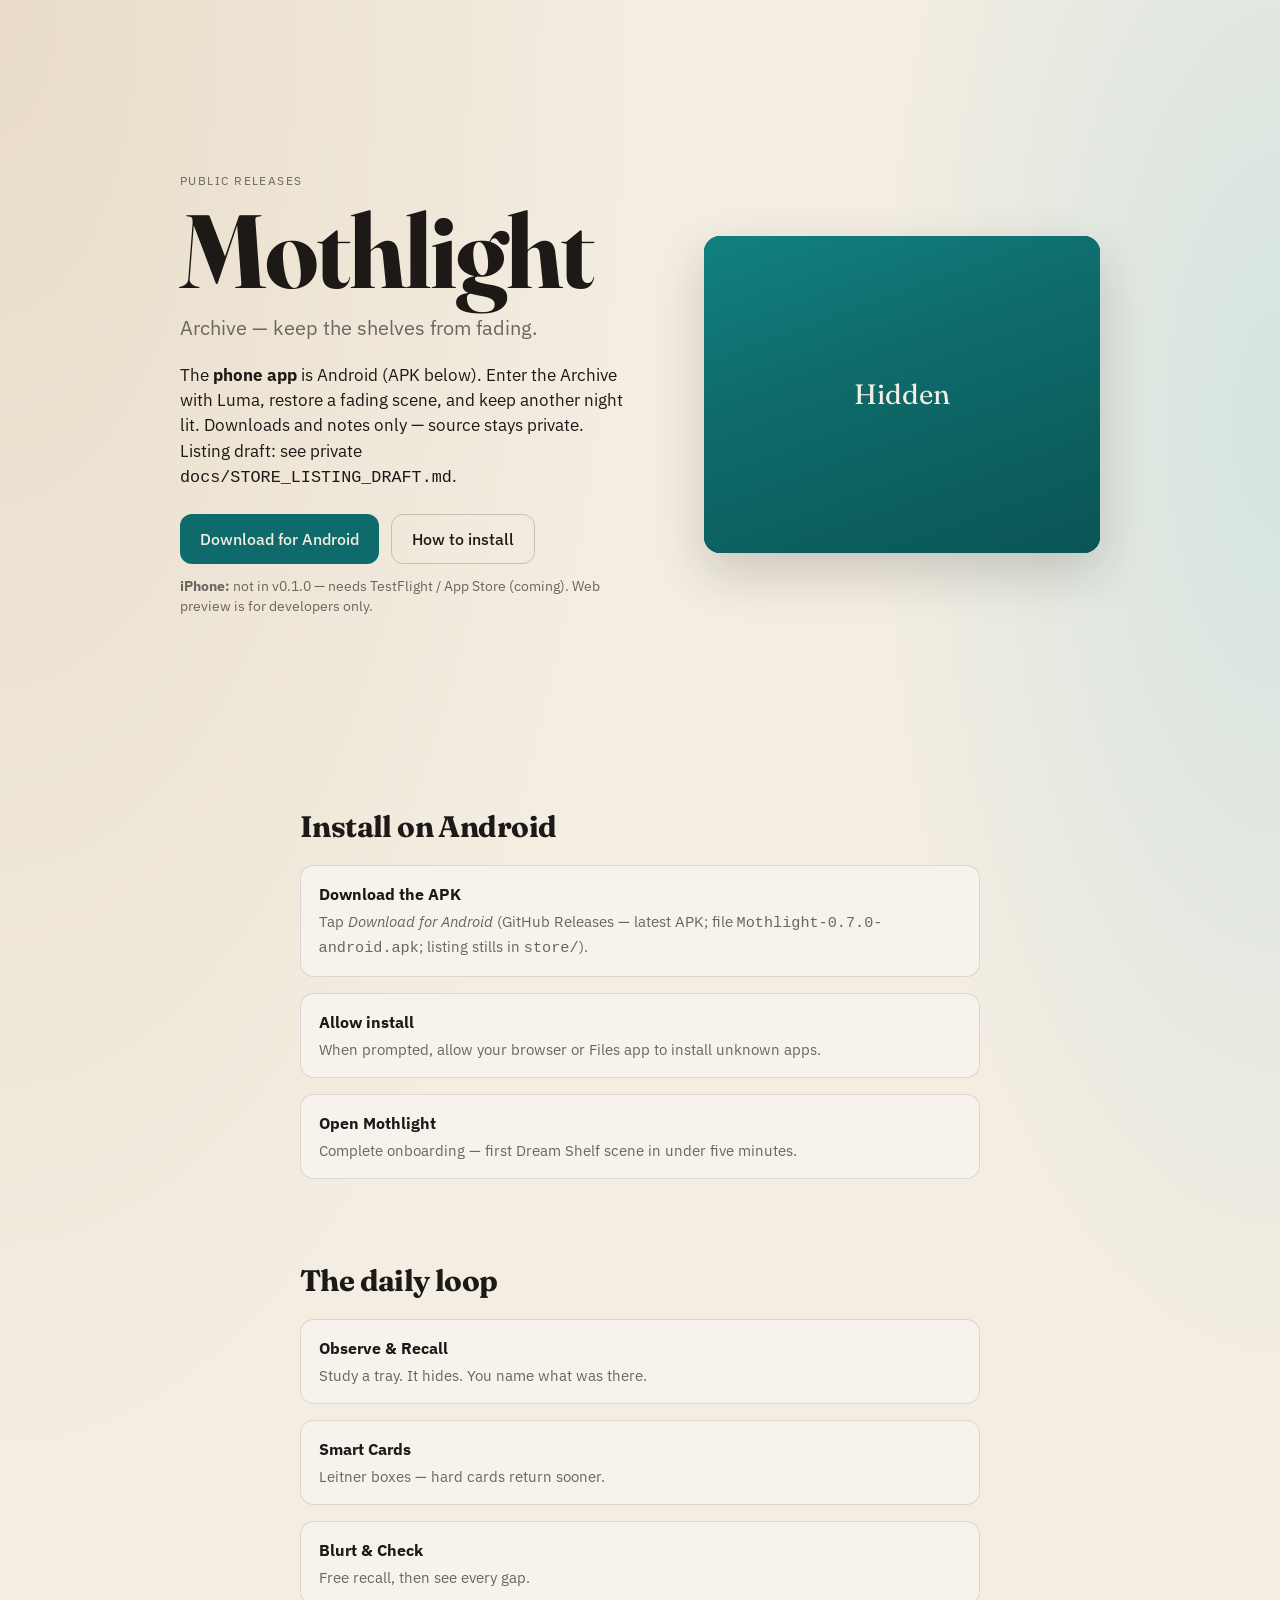
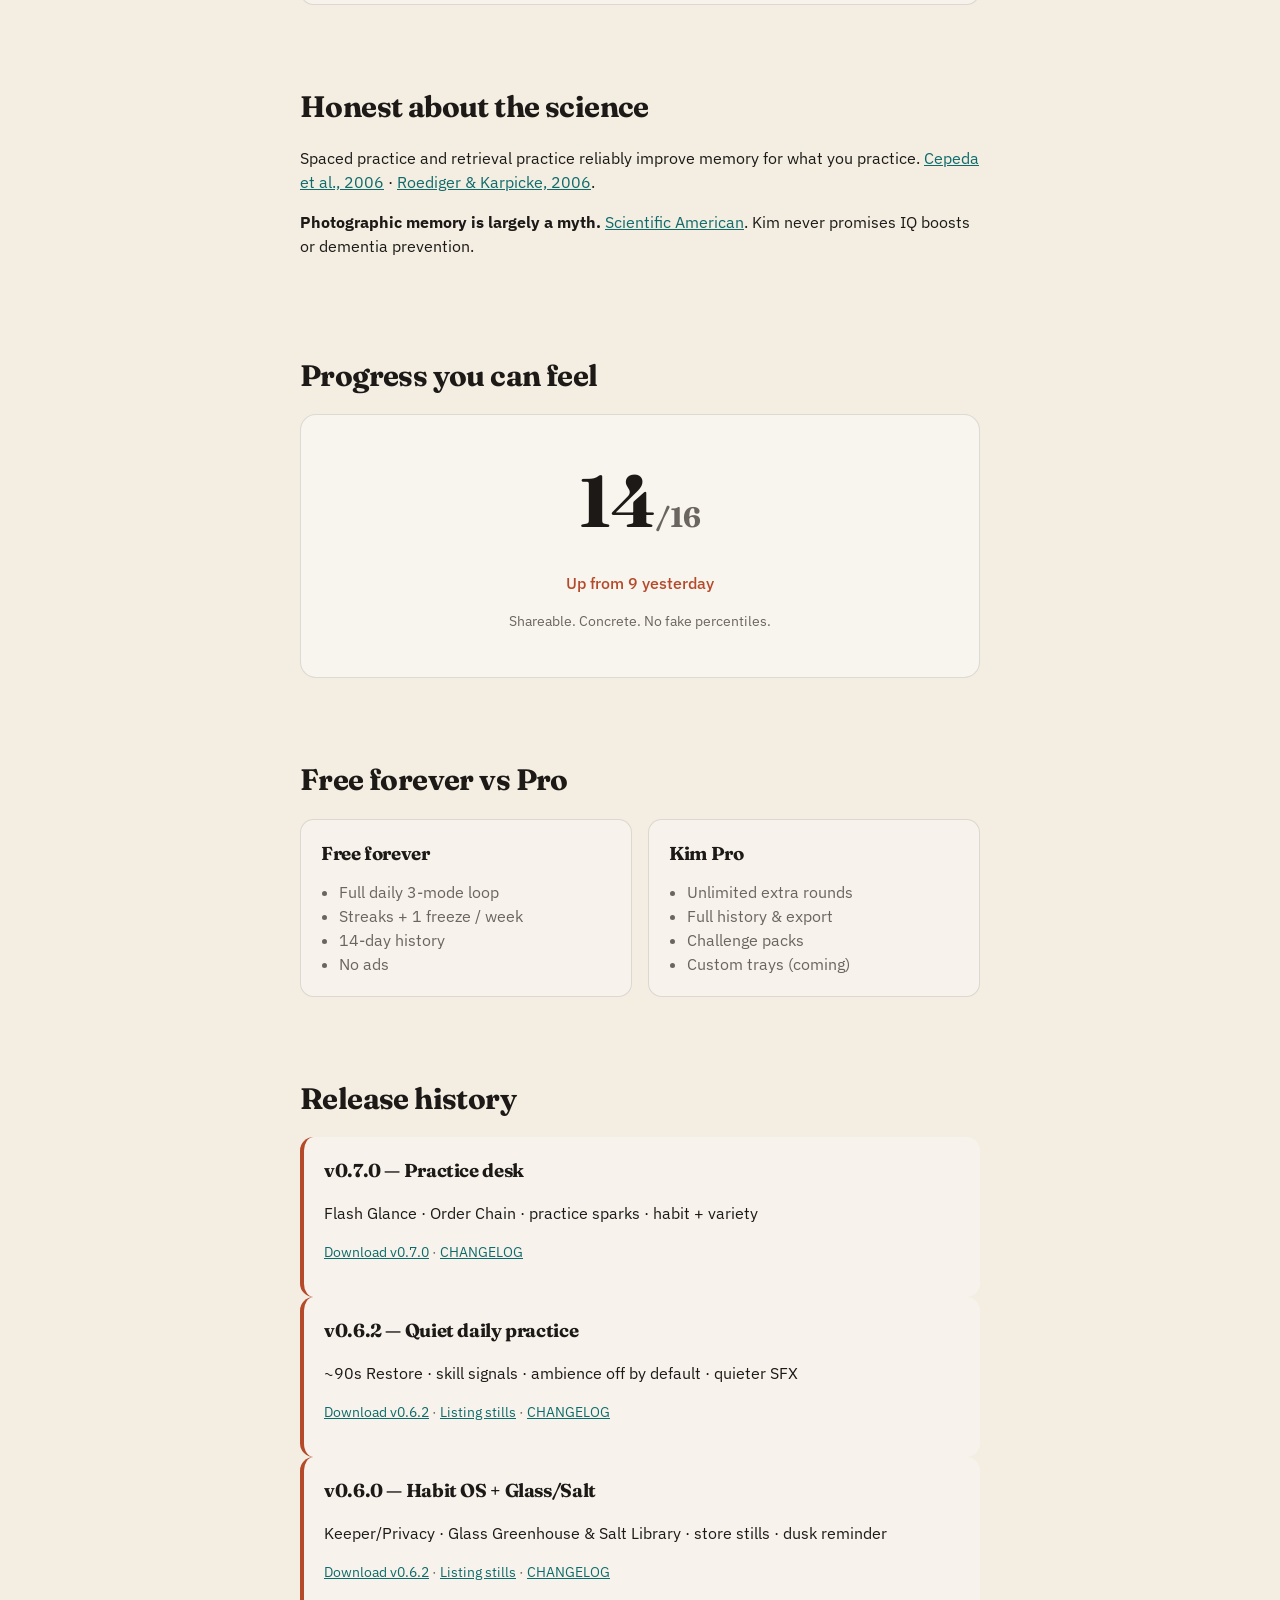
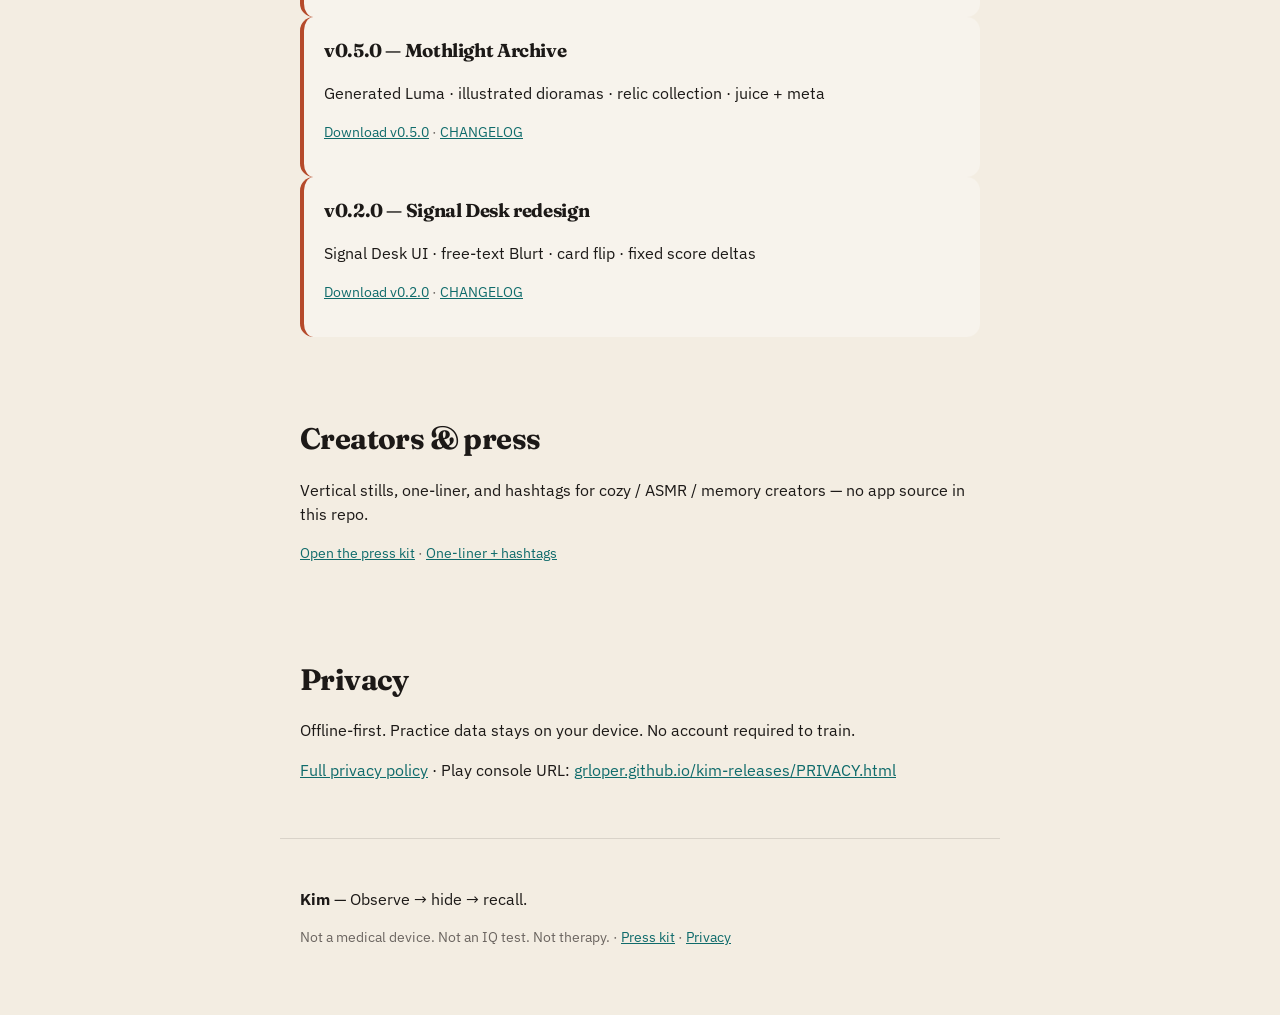
<file: index.html>
<!doctype html>
<html lang="en">
  <head>
    <meta charset="UTF-8" />
    <meta name="viewport" content="width=device-width, initial-scale=1" />
    <title>Mothlight Archive — Android · keep the shelves lit</title>
    <meta
      name="description"
      content="Download Mothlight Archive for Android. ~90s nightly Restore with Luma — scene encoding, spaced retrieval, free recall. Fantasy first; honest practice metrics."
    />
    <link rel="icon" href="favicon.svg" type="image/svg+xml" />
    <link rel="preconnect" href="https://fonts.googleapis.com" />
    <link rel="preconnect" href="https://fonts.gstatic.com" crossorigin />
    <link
      href="https://fonts.googleapis.com/css2?family=Fraunces:opsz,wght@9..144,600;9..144,700&family=IBM+Plex+Sans:wght@400;500;600&display=swap"
      rel="stylesheet"
    />
    <link rel="stylesheet" href="styles.css" />
  </head>
  <body>
    <header class="hero">
      <div class="hero-copy">
        <p class="eyebrow">Public releases</p>
        <h1>Mothlight</h1>
        <p class="tag">Archive — keep the shelves from fading.</p>
        <p class="lede">
          The <strong>phone app</strong> is Android (APK below). Enter the Archive with Luma,
          restore a fading scene, and keep another night lit. Downloads and notes only —
          source stays private. Listing draft: see private <code>docs/STORE_LISTING_DRAFT.md</code>.
        </p>
        <div class="cta-row">
          <a
            class="btn primary"
            id="download-android"
            href="https://github.com/grloper/kim-releases/releases/latest"
            >Download for Android</a
          >
          <a class="btn ghost" href="#install">How to install</a>
        </div>
        <p class="fine platform-note">
          <strong>iPhone:</strong> not in v0.1.0 — needs TestFlight / App Store (coming). Web preview
          is for developers only.
        </p>
      </div>
      <div class="tray" aria-hidden="true">
        <div class="tray-bed">
          <span>🔑</span><span>✏️</span><span>🍎</span><span>🧭</span>
          <span>🐚</span><span>🕯️</span><span>📎</span><span>🎲</span>
        </div>
        <div class="cloth" id="cloth"></div>
      </div>
    </header>

    <section id="install">
      <h2>Install on Android</h2>
      <ol class="steps">
        <li>
          <strong>Download the APK</strong>
          <span
            >Tap <em>Download for Android</em> (GitHub Releases — latest APK;
            file <code>Mothlight-0.7.0-android.apk</code>; listing stills in <code>store/</code>).</span
          >
        </li>
        <li>
          <strong>Allow install</strong>
          <span>When prompted, allow your browser or Files app to install unknown apps.</span>
        </li>
        <li>
          <strong>Open Mothlight</strong>
          <span>Complete onboarding — first Dream Shelf scene in under five minutes.</span>
        </li>
      </ol>
    </section>

    <section id="loop">
      <h2>The daily loop</h2>
      <ol class="steps">
        <li>
          <strong>Observe &amp; Recall</strong>
          <span>Study a tray. It hides. You name what was there.</span>
        </li>
        <li>
          <strong>Smart Cards</strong>
          <span>Leitner boxes — hard cards return sooner.</span>
        </li>
        <li>
          <strong>Blurt &amp; Check</strong>
          <span>Free recall, then see every gap.</span>
        </li>
      </ol>
    </section>

    <section id="honest">
      <h2>Honest about the science</h2>
      <p>
        Spaced practice and retrieval practice reliably improve memory for what you
        practice.
        <a href="https://pubmed.ncbi.nlm.nih.gov/16719566/">Cepeda et al., 2006</a> ·
        <a href="https://journals.sagepub.com/doi/10.1111/j.1467-9280.2006.01693.x"
          >Roediger &amp; Karpicke, 2006</a
        >.
      </p>
      <p>
        <strong>Photographic memory is largely a myth.</strong>
        <a href="https://www.scientificamerican.com/article/is-there-such-a-thing-as/"
          >Scientific American</a
        >.
        Kim never promises IQ boosts or dementia prevention.
      </p>
    </section>

    <section id="score">
      <h2>Progress you can feel</h2>
      <div class="scorecard">
        <p class="big"><span id="count">0</span><small>/16</small></p>
        <p class="delta">Up from 9 yesterday</p>
        <p class="fine">Shareable. Concrete. No fake percentiles.</p>
      </div>
    </section>

    <section id="free">
      <h2>Free forever vs Pro</h2>
      <div class="table">
        <div>
          <h3>Free forever</h3>
          <ul>
            <li>Full daily 3-mode loop</li>
            <li>Streaks + 1 freeze / week</li>
            <li>14-day history</li>
            <li>No ads</li>
          </ul>
        </div>
        <div>
          <h3>Kim Pro</h3>
          <ul>
            <li>Unlimited extra rounds</li>
            <li>Full history &amp; export</li>
            <li>Challenge packs</li>
            <li>Custom trays (coming)</li>
          </ul>
        </div>
      </div>
    </section>

    <section id="releases">
      <h2>Release history</h2>
      <article class="release">
        <h3>v0.7.0 — Practice desk</h3>
        <p>Flash Glance · Order Chain · practice sparks · habit + variety</p>
        <p class="meta">
          <a href="https://github.com/grloper/kim-releases/releases/tag/v0.7.0">Download v0.7.0</a>
          · <a href="CHANGELOG.md">CHANGELOG</a>
        </p>
      </article>
      <article class="release">
        <h3>v0.6.2 — Quiet daily practice</h3>
        <p>~90s Restore · skill signals · ambience off by default · quieter SFX</p>
        <p class="meta">
          <a href="https://github.com/grloper/kim-releases/releases/tag/v0.6.2">Download v0.6.2</a>
          · <a href="store/">Listing stills</a>
          · <a href="CHANGELOG.md">CHANGELOG</a>
        </p>
      </article>
      <article class="release">
        <h3>v0.6.0 — Habit OS + Glass/Salt</h3>
        <p>Keeper/Privacy · Glass Greenhouse &amp; Salt Library · store stills · dusk reminder</p>
        <p class="meta">
          <a href="https://github.com/grloper/kim-releases/releases/tag/v0.6.2">Download v0.6.2</a>
          · <a href="store/">Listing stills</a>
          · <a href="CHANGELOG.md">CHANGELOG</a>
        </p>
      </article>
      <article class="release">
        <h3>v0.5.0 — Mothlight Archive</h3>
        <p>Generated Luma · illustrated dioramas · relic collection · juice + meta</p>
        <p class="meta">
          <a href="https://github.com/grloper/kim-releases/releases/tag/v0.5.0">Download v0.5.0</a>
          · <a href="CHANGELOG.md">CHANGELOG</a>
        </p>
      </article>
      <article class="release">
        <h3>v0.2.0 — Signal Desk redesign</h3>
        <p>Signal Desk UI · free-text Blurt · card flip · fixed score deltas</p>
        <p class="meta">
          <a href="https://github.com/grloper/kim-releases/releases/tag/v0.2.0">Download v0.2.0</a>
          · <a href="CHANGELOG.md">CHANGELOG</a>
        </p>
      </article>
    </section>

    <section id="press">
      <h2>Creators &amp; press</h2>
      <p>
        Vertical stills, one-liner, and hashtags for cozy / ASMR / memory creators —
        no app source in this repo.
      </p>
      <p class="meta">
        <a href="press/">Open the press kit</a>
        · <a href="press/README.md">One-liner + hashtags</a>
      </p>
    </section>

    <section id="privacy">
      <h2>Privacy</h2>
      <p>Offline-first. Practice data stays on your device. No account required to train.</p>
      <p>
        <a href="PRIVACY.html">Full privacy policy</a>
        · Play console URL:
        <a href="https://grloper.github.io/kim-releases/PRIVACY.html"
          >grloper.github.io/kim-releases/PRIVACY.html</a
        >
      </p>
    </section>

    <footer>
      <p><strong>Kim</strong> — Observe → hide → recall.</p>
      <p class="fine">
        Not a medical device. Not an IQ test. Not therapy. ·
        <a href="press/">Press kit</a> ·
        <a href="PRIVACY.html">Privacy</a>
      </p>
    </footer>

    <script src="main.js"></script>
  </body>
</html>
</file>
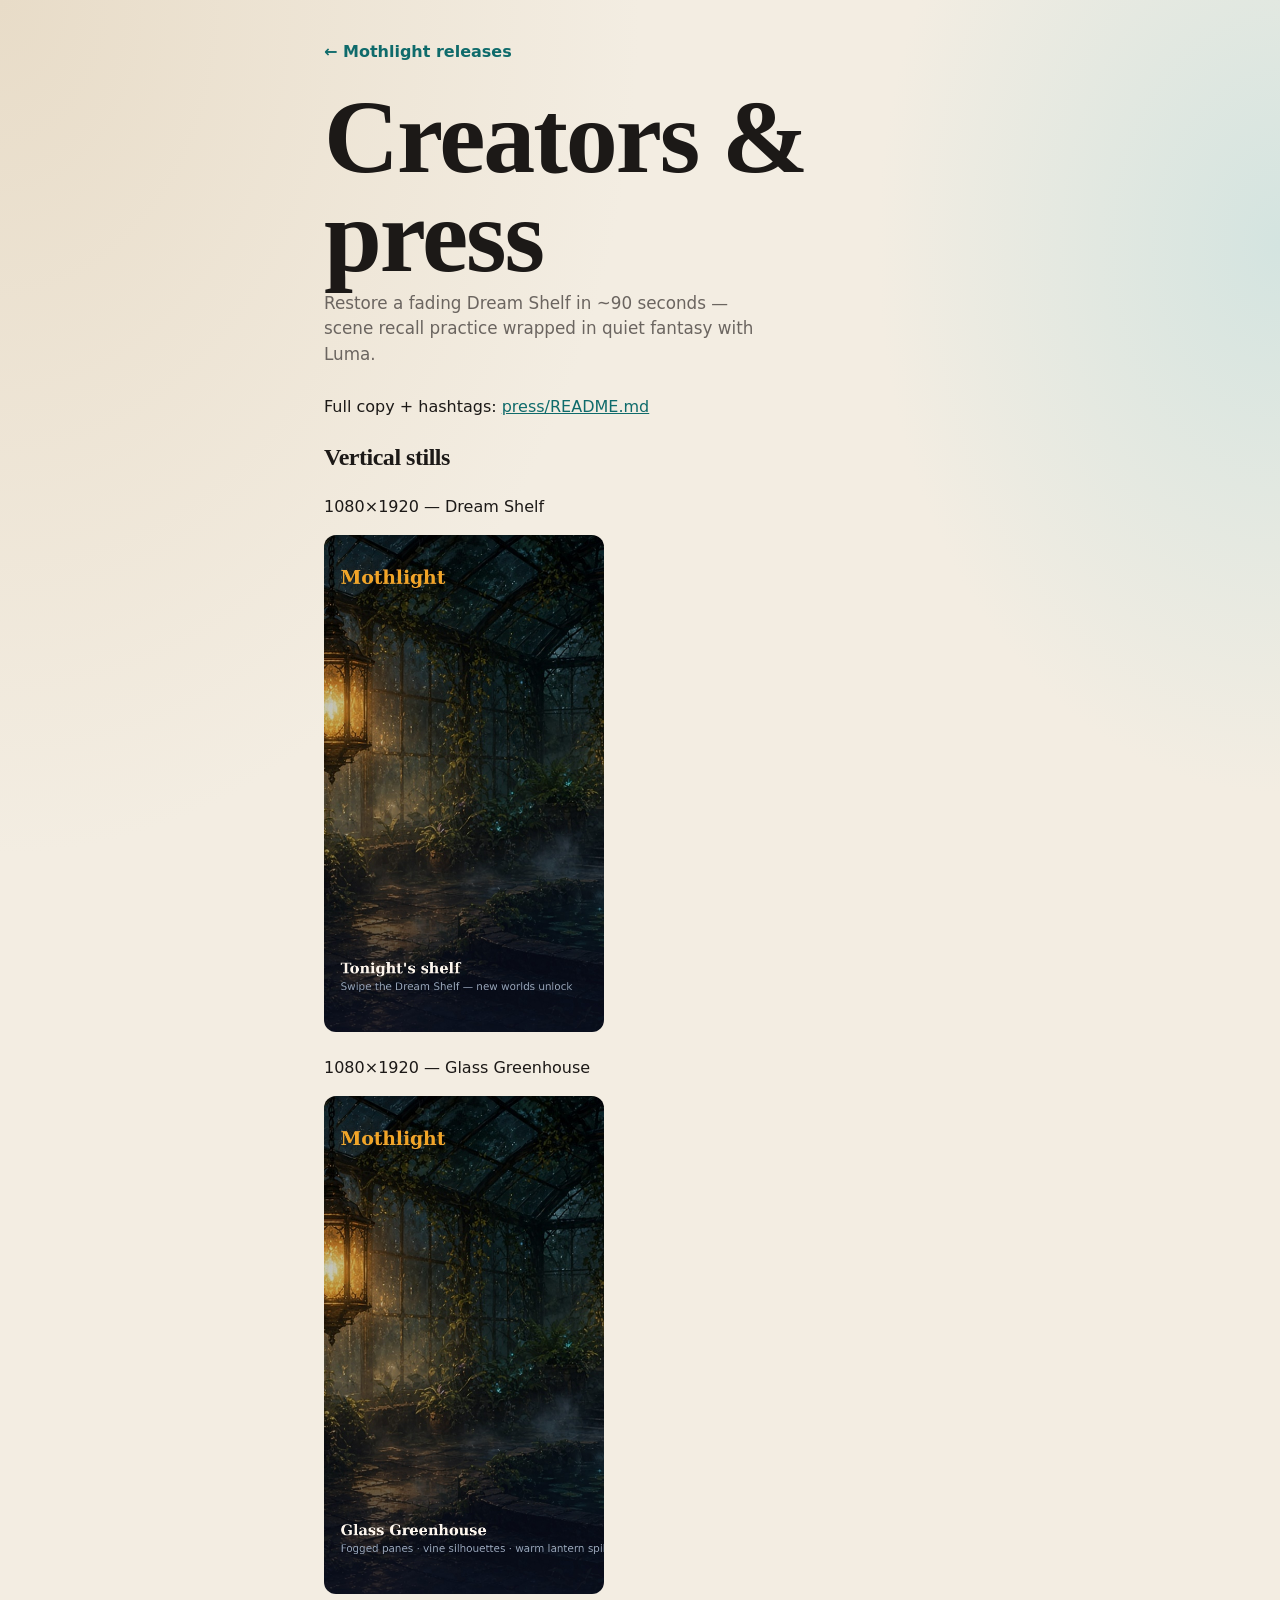
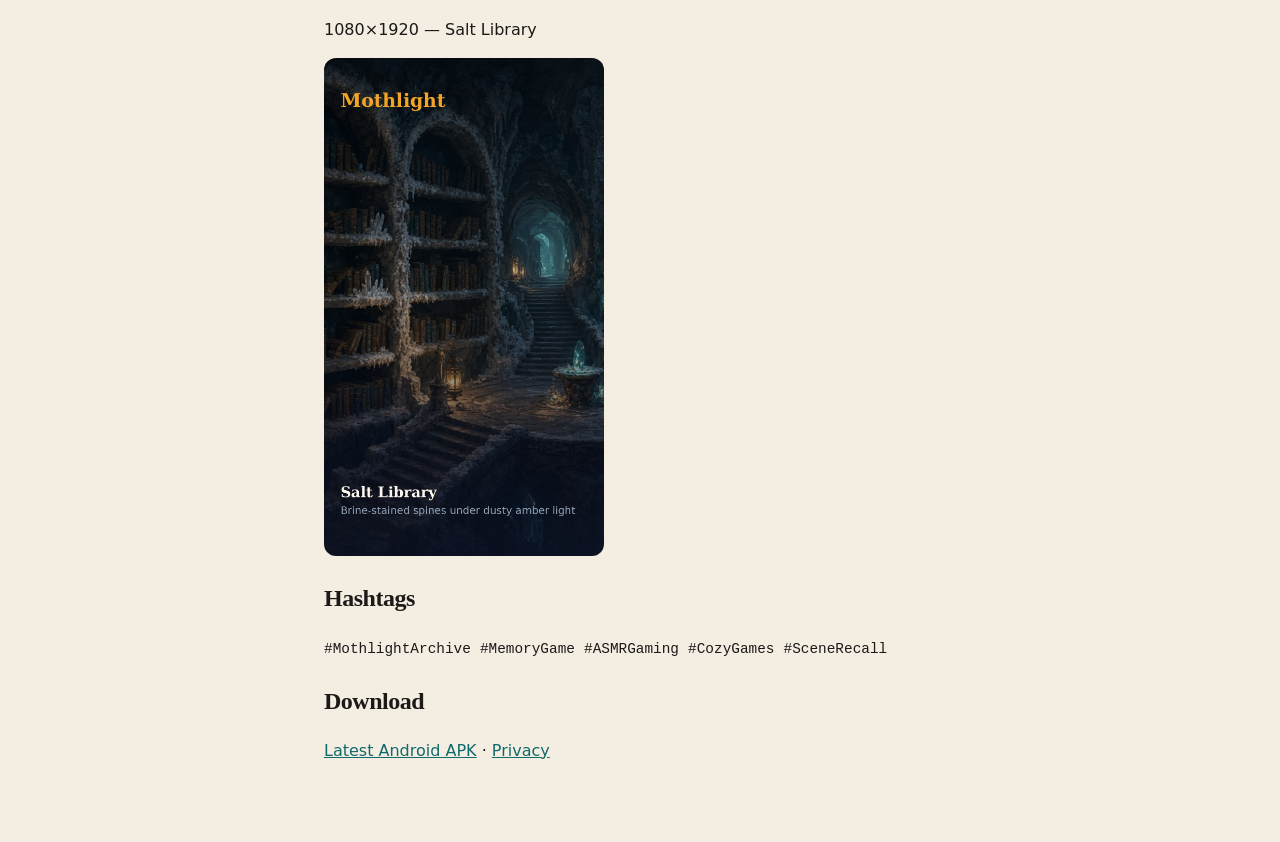
<file: press/index.html>
<!doctype html>
<html lang="en">
  <head>
    <meta charset="UTF-8" />
    <meta name="viewport" content="width=device-width, initial-scale=1" />
    <title>Press kit — Mothlight Archive</title>
    <meta
      name="description"
      content="Creator press kit for Mothlight Archive: vertical stills, one-liner, hashtags."
    />
    <link rel="icon" href="../favicon.svg" type="image/svg+xml" />
    <link rel="stylesheet" href="../styles.css" />
    <style>
      .press {
        max-width: 42rem;
        margin: 0 auto;
        padding: 2.5rem 1.25rem 4rem;
      }
      .press h1 {
        margin-bottom: 0.35rem;
      }
      .press .lede {
        color: var(--graphite);
        margin-bottom: 1.75rem;
      }
      .still {
        display: block;
        width: min(100%, 280px);
        margin: 0.75rem 0 1.5rem;
        border-radius: 12px;
      }
      .back {
        display: inline-block;
        margin-bottom: 1.5rem;
        font-weight: 600;
        text-decoration: none;
      }
      code.hash {
        display: inline-block;
        margin: 0.15rem 0.25rem 0.15rem 0;
        font-size: 0.9rem;
      }
    </style>
  </head>
  <body>
    <main class="press">
      <a class="back" href="../">← Mothlight releases</a>
      <h1>Creators &amp; press</h1>
      <p class="lede">
        Restore a fading Dream Shelf in ~90 seconds — scene recall practice wrapped in quiet
        fantasy with Luma.
      </p>
      <p>
        Full copy + hashtags:
        <a href="README.md">press/README.md</a>
      </p>

      <h2>Vertical stills</h2>
      <p>1080×1920 — Dream Shelf</p>
      <img class="still" src="01_vertical_dream_shelf.jpg" alt="Dream Shelf vertical still" />
      <p>1080×1920 — Glass Greenhouse</p>
      <img class="still" src="02_vertical_glass_greenhouse.jpg" alt="Glass Greenhouse vertical still" />
      <p>1080×1920 — Salt Library</p>
      <img class="still" src="03_vertical_salt_library.jpg" alt="Salt Library vertical still" />

      <h2>Hashtags</h2>
      <p>
        <code class="hash">#MothlightArchive</code>
        <code class="hash">#MemoryGame</code>
        <code class="hash">#ASMRGaming</code>
        <code class="hash">#CozyGames</code>
        <code class="hash">#SceneRecall</code>
      </p>

      <h2>Download</h2>
      <p>
        <a href="https://github.com/grloper/kim-releases/releases/latest">Latest Android APK</a>
        ·
        <a href="../PRIVACY.html">Privacy</a>
      </p>
    </main>
  </body>
</html>
</file>
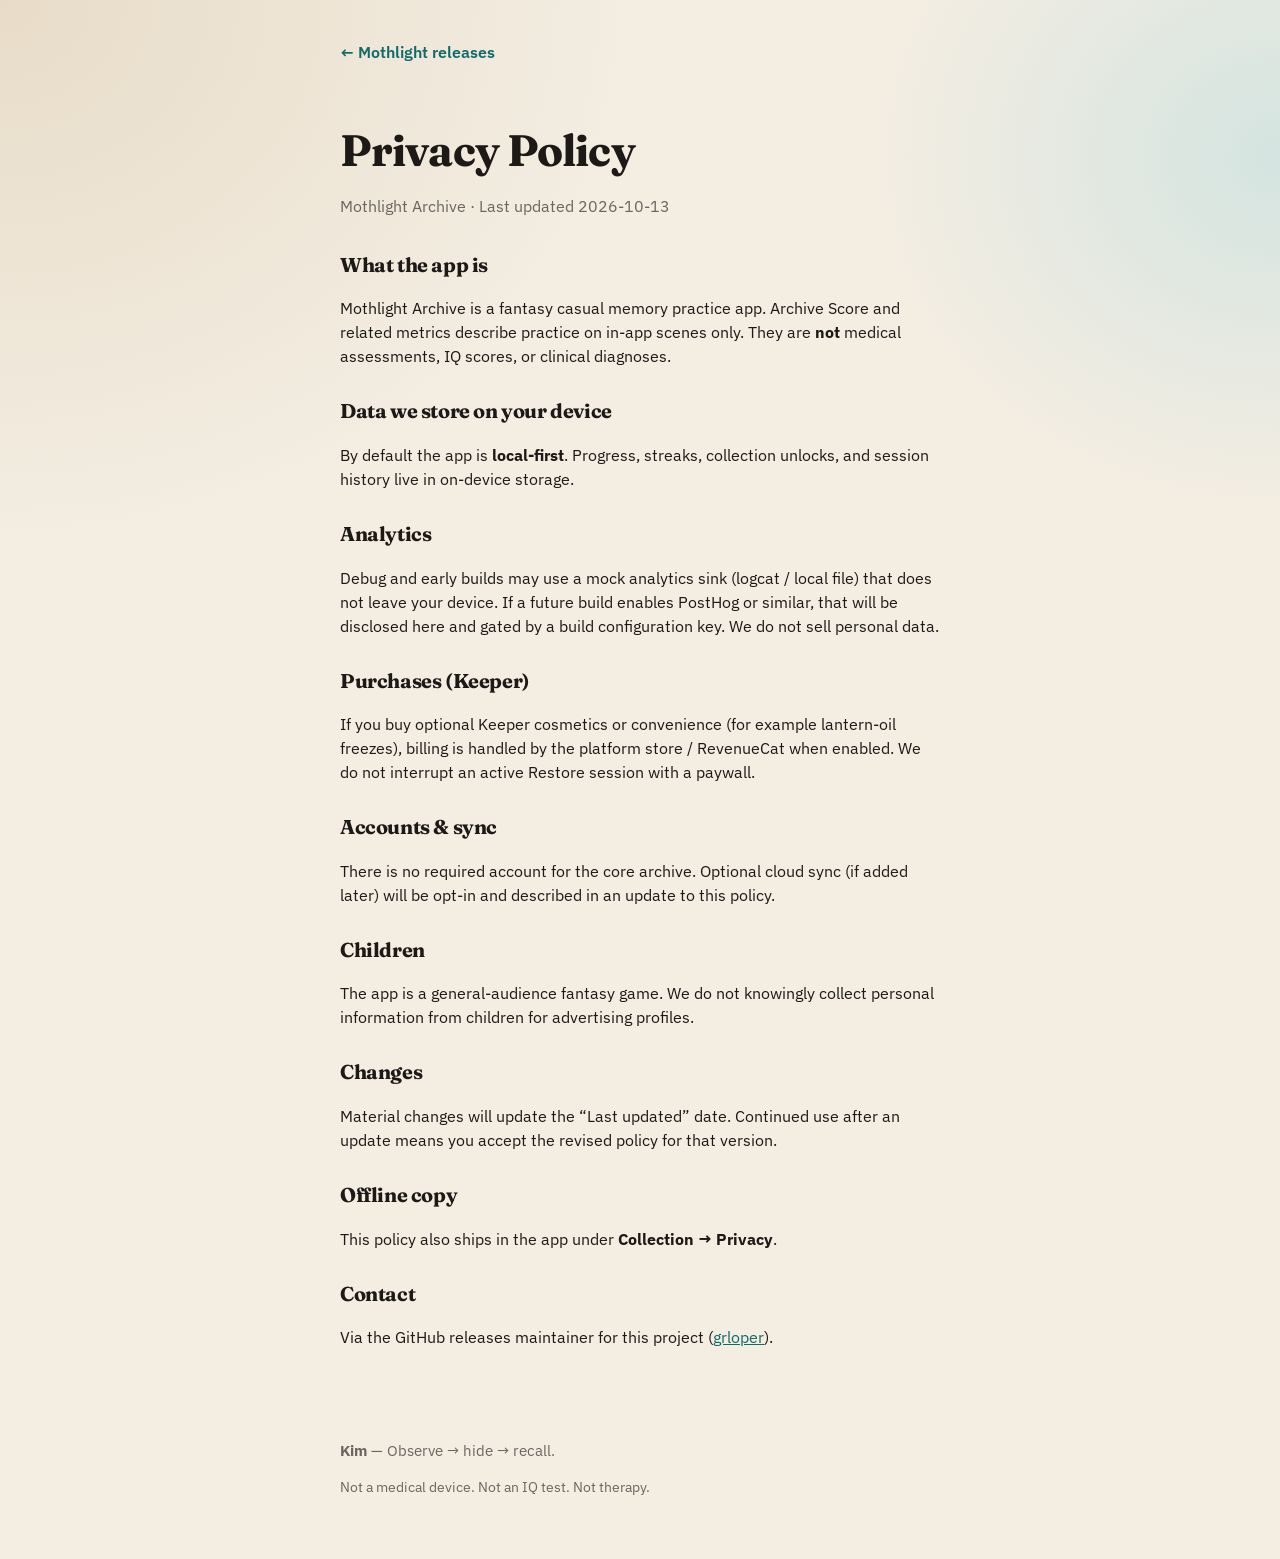
<file: privacy/index.html>
<!doctype html>
<html lang="en">
  <head>
    <meta charset="UTF-8" />
    <meta name="viewport" content="width=device-width, initial-scale=1" />
    <title>Privacy Policy — Mothlight Archive</title>
    <meta
      name="description"
      content="Privacy policy for Mothlight Archive. Local-first memory practice. Not a medical device."
    />
    <link rel="icon" href="../favicon.svg" type="image/svg+xml" />
    <link rel="preconnect" href="https://fonts.googleapis.com" />
    <link rel="preconnect" href="https://fonts.gstatic.com" crossorigin />
    <link
      href="https://fonts.googleapis.com/css2?family=Fraunces:opsz,wght@9..144,600;9..144,700&family=IBM+Plex+Sans:wght@400;500;600&display=swap"
      rel="stylesheet"
    />
    <!-- Self-contained: do not rely on CDN MIME types; Play needs a rendered page. -->
    <style>
      :root {
        --ink: #1c1917;
        --paper: #f3ede2;
        --teal: #0f6b6b;
        --graphite: #6b6560;
        --font-display: "Fraunces", Georgia, serif;
        --font-ui: "IBM Plex Sans", system-ui, sans-serif;
      }
      * {
        box-sizing: border-box;
      }
      body {
        margin: 0;
        font-family: var(--font-ui);
        color: var(--ink);
        background:
          radial-gradient(ellipse 100% 70% at 0% 0%, #e8dcc8 0%, transparent 50%),
          radial-gradient(ellipse 70% 50% at 100% 10%, #d4e4e0 0%, transparent 45%),
          var(--paper);
        line-height: 1.5;
      }
      h1,
      h2 {
        font-family: var(--font-display);
        font-weight: 700;
        letter-spacing: -0.02em;
      }
      a {
        color: var(--teal);
      }
      .policy {
        max-width: 40rem;
        margin: 0 auto;
        padding: 2.5rem 1.25rem 4rem;
      }
      .policy h1 {
        margin-bottom: 0.25rem;
        font-size: clamp(2rem, 6vw, 2.75rem);
      }
      .policy .meta {
        color: var(--graphite);
        margin-bottom: 2rem;
      }
      .policy h2 {
        margin-top: 1.75rem;
        font-size: 1.25rem;
      }
      .policy p {
        margin: 0.65rem 0;
      }
      .back {
        display: inline-block;
        margin-bottom: 1.5rem;
        font-weight: 600;
        text-decoration: none;
      }
      footer {
        max-width: 40rem;
        margin: 0 auto;
        padding: 0 1.25rem 3rem;
        color: var(--graphite);
        font-size: 0.95rem;
      }
      footer .fine {
        font-size: 0.85rem;
      }
    </style>
  </head>
  <body>
    <main class="policy">
      <a class="back" href="../">← Mothlight releases</a>
      <h1>Privacy Policy</h1>
      <p class="meta">Mothlight Archive · Last updated 2026-10-13</p>

      <h2>What the app is</h2>
      <p>
        Mothlight Archive is a fantasy casual memory practice app. Archive Score and related
        metrics describe practice on in-app scenes only. They are
        <strong>not</strong> medical assessments, IQ scores, or clinical diagnoses.
      </p>

      <h2>Data we store on your device</h2>
      <p>
        By default the app is <strong>local-first</strong>. Progress, streaks, collection
        unlocks, and session history live in on-device storage.
      </p>

      <h2>Analytics</h2>
      <p>
        Debug and early builds may use a mock analytics sink (logcat / local file) that does
        not leave your device. If a future build enables PostHog or similar, that will be
        disclosed here and gated by a build configuration key. We do not sell personal data.
      </p>

      <h2>Purchases (Keeper)</h2>
      <p>
        If you buy optional Keeper cosmetics or convenience (for example lantern-oil freezes),
        billing is handled by the platform store / RevenueCat when enabled. We do not interrupt
        an active Restore session with a paywall.
      </p>

      <h2>Accounts &amp; sync</h2>
      <p>
        There is no required account for the core archive. Optional cloud sync (if added later)
        will be opt-in and described in an update to this policy.
      </p>

      <h2>Children</h2>
      <p>
        The app is a general-audience fantasy game. We do not knowingly collect personal
        information from children for advertising profiles.
      </p>

      <h2>Changes</h2>
      <p>
        Material changes will update the “Last updated” date. Continued use after an update
        means you accept the revised policy for that version.
      </p>

      <h2>Offline copy</h2>
      <p>This policy also ships in the app under <strong>Collection → Privacy</strong>.</p>

      <h2>Contact</h2>
      <p>
        Via the GitHub releases maintainer for this project
        (<a href="https://github.com/grloper">grloper</a>).
      </p>
    </main>
    <footer>
      <p><strong>Kim</strong> — Observe → hide → recall.</p>
      <p class="fine">Not a medical device. Not an IQ test. Not therapy.</p>
    </footer>
  </body>
</html>
</file>
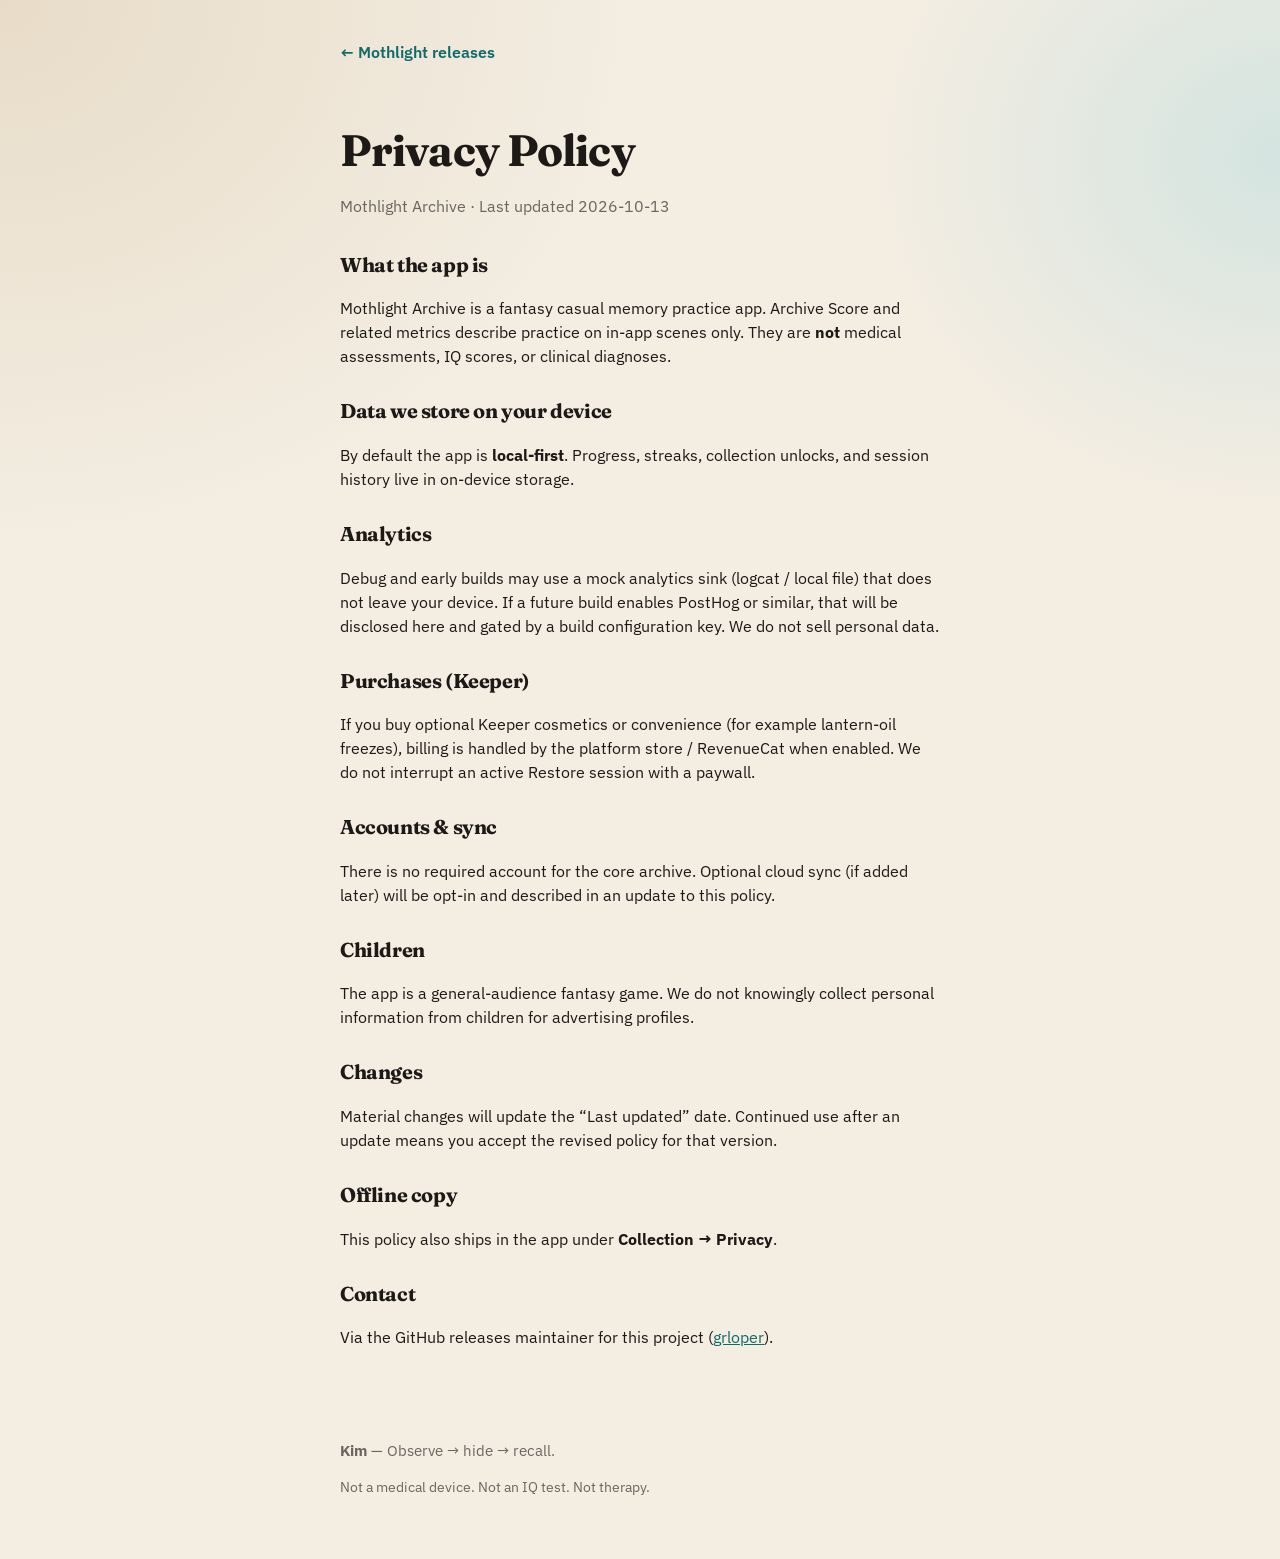
<file: PRIVACY.html>
<!doctype html>
<html lang="en">
  <head>
    <meta charset="UTF-8" />
    <meta name="viewport" content="width=device-width, initial-scale=1" />
    <title>Privacy Policy — Mothlight Archive</title>
    <meta
      name="description"
      content="Privacy policy for Mothlight Archive. Local-first memory practice. Not a medical device."
    />
    <link rel="icon" href="favicon.svg" type="image/svg+xml" />
    <link rel="preconnect" href="https://fonts.googleapis.com" />
    <link rel="preconnect" href="https://fonts.gstatic.com" crossorigin />
    <link
      href="https://fonts.googleapis.com/css2?family=Fraunces:opsz,wght@9..144,600;9..144,700&family=IBM+Plex+Sans:wght@400;500;600&display=swap"
      rel="stylesheet"
    />
    <!-- Self-contained: do not rely on CDN MIME types; Play needs a rendered page. -->
    <style>
      :root {
        --ink: #1c1917;
        --paper: #f3ede2;
        --teal: #0f6b6b;
        --graphite: #6b6560;
        --font-display: "Fraunces", Georgia, serif;
        --font-ui: "IBM Plex Sans", system-ui, sans-serif;
      }
      * {
        box-sizing: border-box;
      }
      body {
        margin: 0;
        font-family: var(--font-ui);
        color: var(--ink);
        background:
          radial-gradient(ellipse 100% 70% at 0% 0%, #e8dcc8 0%, transparent 50%),
          radial-gradient(ellipse 70% 50% at 100% 10%, #d4e4e0 0%, transparent 45%),
          var(--paper);
        line-height: 1.5;
      }
      h1,
      h2 {
        font-family: var(--font-display);
        font-weight: 700;
        letter-spacing: -0.02em;
      }
      a {
        color: var(--teal);
      }
      .policy {
        max-width: 40rem;
        margin: 0 auto;
        padding: 2.5rem 1.25rem 4rem;
      }
      .policy h1 {
        margin-bottom: 0.25rem;
        font-size: clamp(2rem, 6vw, 2.75rem);
      }
      .policy .meta {
        color: var(--graphite);
        margin-bottom: 2rem;
      }
      .policy h2 {
        margin-top: 1.75rem;
        font-size: 1.25rem;
      }
      .policy p {
        margin: 0.65rem 0;
      }
      .back {
        display: inline-block;
        margin-bottom: 1.5rem;
        font-weight: 600;
        text-decoration: none;
      }
      footer {
        max-width: 40rem;
        margin: 0 auto;
        padding: 0 1.25rem 3rem;
        color: var(--graphite);
        font-size: 0.95rem;
      }
      footer .fine {
        font-size: 0.85rem;
      }
    </style>
  </head>
  <body>
    <main class="policy">
      <a class="back" href="./">← Mothlight releases</a>
      <h1>Privacy Policy</h1>
      <p class="meta">Mothlight Archive · Last updated 2026-10-13</p>

      <h2>What the app is</h2>
      <p>
        Mothlight Archive is a fantasy casual memory practice app. Archive Score and related
        metrics describe practice on in-app scenes only. They are
        <strong>not</strong> medical assessments, IQ scores, or clinical diagnoses.
      </p>

      <h2>Data we store on your device</h2>
      <p>
        By default the app is <strong>local-first</strong>. Progress, streaks, collection
        unlocks, and session history live in on-device storage.
      </p>

      <h2>Analytics</h2>
      <p>
        Debug and early builds may use a mock analytics sink (logcat / local file) that does
        not leave your device. If a future build enables PostHog or similar, that will be
        disclosed here and gated by a build configuration key. We do not sell personal data.
      </p>

      <h2>Purchases (Keeper)</h2>
      <p>
        If you buy optional Keeper cosmetics or convenience (for example lantern-oil freezes),
        billing is handled by the platform store / RevenueCat when enabled. We do not interrupt
        an active Restore session with a paywall.
      </p>

      <h2>Accounts &amp; sync</h2>
      <p>
        There is no required account for the core archive. Optional cloud sync (if added later)
        will be opt-in and described in an update to this policy.
      </p>

      <h2>Children</h2>
      <p>
        The app is a general-audience fantasy game. We do not knowingly collect personal
        information from children for advertising profiles.
      </p>

      <h2>Changes</h2>
      <p>
        Material changes will update the “Last updated” date. Continued use after an update
        means you accept the revised policy for that version.
      </p>

      <h2>Offline copy</h2>
      <p>This policy also ships in the app under <strong>Collection → Privacy</strong>.</p>

      <h2>Contact</h2>
      <p>
        Via the GitHub releases maintainer for this project
        (<a href="https://github.com/grloper">grloper</a>).
      </p>
    </main>
    <footer>
      <p><strong>Kim</strong> — Observe → hide → recall.</p>
      <p class="fine">Not a medical device. Not an IQ test. Not therapy.</p>
    </footer>
  </body>
</html>
</file>
<file: styles.css>
:root {
  --ink: #1c1917;
  --paper: #f3ede2;
  --teal: #0f6b6b;
  --rust: #b54a2b;
  --graphite: #6b6560;
  --font-display: 'Fraunces', Georgia, serif;
  --font-ui: 'IBM Plex Sans', system-ui, sans-serif;
}

* {
  box-sizing: border-box;
}

body {
  margin: 0;
  font-family: var(--font-ui);
  color: var(--ink);
  background:
    radial-gradient(ellipse 100% 70% at 0% 0%, #e8dcc8 0%, transparent 50%),
    radial-gradient(ellipse 70% 50% at 100% 10%, #d4e4e0 0%, transparent 45%),
    var(--paper);
  line-height: 1.5;
}

h1,
h2,
h3 {
  font-family: var(--font-display);
  font-weight: 700;
  letter-spacing: -0.02em;
}

a {
  color: var(--teal);
}

.hero {
  display: grid;
  gap: 2.5rem;
  max-width: 960px;
  margin: 0 auto;
  padding: 3.5rem 1.25rem 2rem;
}

@media (min-width: 800px) {
  .hero {
    grid-template-columns: 1.1fr 0.9fr;
    align-items: center;
    min-height: 85vh;
  }
}

.eyebrow {
  text-transform: uppercase;
  letter-spacing: 0.12em;
  font-size: 0.75rem;
  color: var(--graphite);
  margin: 0 0 0.75rem;
}

h1 {
  font-size: clamp(4rem, 12vw, 6.5rem);
  line-height: 0.95;
  margin: 0;
}

.tag {
  font-size: 1.25rem;
  color: var(--graphite);
  margin: 0.75rem 0 1.25rem;
}

.lede {
  max-width: 28rem;
  margin: 0 0 1.5rem;
  font-size: 1.05rem;
}

.platform-note {
  max-width: 28rem;
  margin: 0.75rem 0 0;
  font-size: 0.9rem;
  color: var(--graphite);
}

.cta-row {
  display: flex;
  flex-wrap: wrap;
  gap: 0.75rem;
}

.btn {
  display: inline-flex;
  align-items: center;
  justify-content: center;
  min-height: 3rem;
  padding: 0.75rem 1.25rem;
  border-radius: 0.75rem;
  text-decoration: none;
  font-weight: 500;
}

.btn.primary {
  background: var(--teal);
  color: var(--paper);
}

.btn.ghost {
  border: 1px solid color-mix(in srgb, var(--ink) 20%, transparent);
  color: var(--ink);
}

.tray {
  position: relative;
  aspect-ratio: 5 / 4;
  border-radius: 1rem;
  overflow: hidden;
  background: #0a5555;
  box-shadow: 0 20px 50px color-mix(in srgb, var(--ink) 18%, transparent);
}

.tray-bed {
  display: grid;
  grid-template-columns: repeat(4, 1fr);
  gap: 0.6rem;
  padding: 1.25rem;
  height: 100%;
}

.tray-bed span {
  display: grid;
  place-items: center;
  background: var(--paper);
  border-radius: 0.65rem;
  font-size: 1.6rem;
}

.cloth {
  position: absolute;
  inset: 0;
  background: linear-gradient(160deg, #128080, var(--teal) 40%, #0a5555);
  transform: translateY(-105%);
  transition: transform 0.45s ease-in-out;
  display: grid;
  place-items: center;
  color: var(--paper);
  font-family: var(--font-display);
  font-size: 1.75rem;
}

.cloth.down {
  transform: translateY(0);
}

.cloth::after {
  content: 'Hidden';
}

section {
  max-width: 720px;
  margin: 0 auto;
  padding: 2.5rem 1.25rem;
}

section h2 {
  font-size: 1.85rem;
  margin: 0 0 1rem;
}

.steps {
  list-style: none;
  padding: 0;
  margin: 0;
  display: grid;
  gap: 1rem;
}

.steps li {
  display: grid;
  gap: 0.25rem;
  padding: 1rem 1.1rem;
  border: 1px solid color-mix(in srgb, var(--ink) 12%, transparent);
  border-radius: 0.85rem;
  background: color-mix(in srgb, var(--paper) 70%, white);
}

.steps span {
  color: var(--graphite);
  font-size: 0.95rem;
}

.scorecard {
  text-align: center;
  padding: 2rem 1rem;
  border-radius: 1rem;
  background: color-mix(in srgb, var(--paper) 60%, white);
  border: 1px solid color-mix(in srgb, var(--ink) 12%, transparent);
}

.scorecard .big {
  font-family: var(--font-display);
  font-size: 4.5rem;
  margin: 0;
  font-weight: 700;
}

.scorecard .big small {
  font-size: 1.75rem;
  color: var(--graphite);
}

.delta {
  color: var(--rust);
  font-weight: 500;
}

.fine {
  color: var(--graphite);
  font-size: 0.85rem;
}

.table {
  display: grid;
  gap: 1rem;
}

@media (min-width: 640px) {
  .table {
    grid-template-columns: 1fr 1fr;
  }
}

.table > div {
  padding: 1.25rem;
  border-radius: 0.85rem;
  border: 1px solid color-mix(in srgb, var(--ink) 12%, transparent);
  background: color-mix(in srgb, var(--paper) 70%, white);
}

.table h3 {
  margin: 0 0 0.75rem;
}

.table ul {
  margin: 0;
  padding-left: 1.1rem;
  color: var(--graphite);
}

.release {
  padding: 1.25rem;
  border-radius: 0.85rem;
  border-left: 4px solid var(--rust);
  background: color-mix(in srgb, var(--paper) 65%, white);
}

.release h3 {
  margin: 0 0 0.5rem;
}

.meta {
  color: var(--graphite);
  font-size: 0.9rem;
}

.lede-sm {
  color: var(--graphite);
}

footer {
  max-width: 720px;
  margin: 0 auto;
  padding: 2rem 1.25rem 3.5rem;
  border-top: 1px solid color-mix(in srgb, var(--ink) 12%, transparent);
}

@media (prefers-reduced-motion: reduce) {
  .cloth {
    transition: none;
  }
}
</file>
